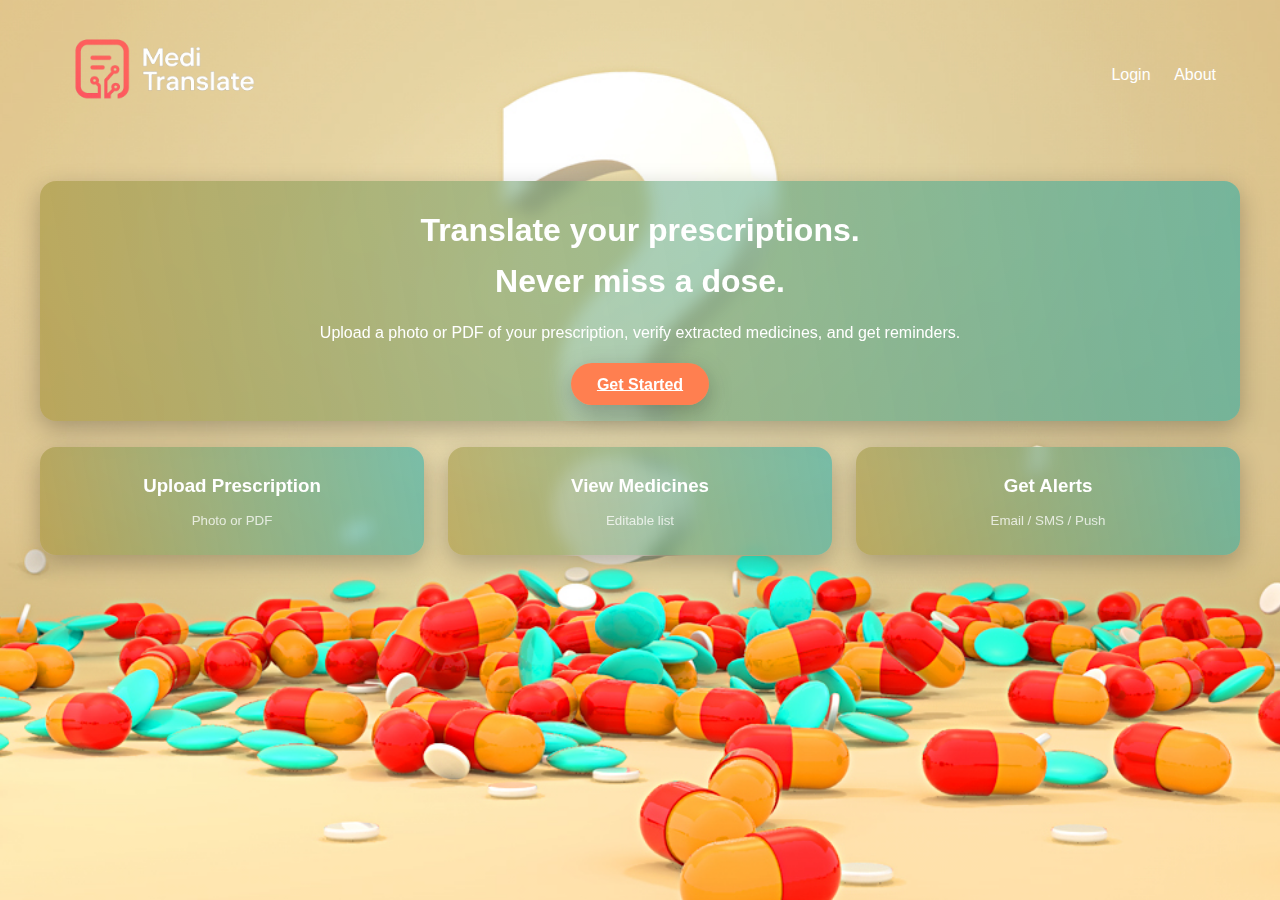
<file: index.html>
<!doctype html>
<html lang="en">
<head>
  <meta charset="utf-8">
  <meta name="viewport" content="width=device-width,initial-scale=1">
  <title>MediTranslate - Home</title>
  <link href="https://fonts.googleapis.com/css2?family=Poppins:wght@400;600&display=swap" rel="stylesheet">
  <link rel="stylesheet" href="style.css">
</head>
<body>
  <header >
    <div class="logo"><img src="logo.png" alt="" width="300px" height="200px"></div>
    <nav>
      <a href="login.html">Login</a>
      <a href="about.html">About</a>
    </nav>
  </header>
  <main class="container">
    <section class="card" style="text-align:center;">
      <h1>Translate your prescriptions.<br><strong>Never miss a dose.</strong></h1>
      <p class="muted" style="margin-top:0.8rem">Upload a photo or PDF of your prescription, verify extracted medicines, and get reminders.</p>
      <div style="margin-top:1.6rem;">
        <a class="btn" href="login.html">Get Started</a>
      </div>
    </section>

    <section style="margin-top:1.6rem;">
      <div class="grid grid-cols-3">
        <div class="card" style="text-align:center;">
          <h3>Upload Prescription</h3>
          <small class="muted">Photo or PDF</small>
        </div>
        <div class="card" style="text-align:center;">
          <h3>View Medicines</h3>
          <small class="muted">Editable list</small>
        </div>
        <div class="card" style="text-align:center;">
          <h3>Get Alerts</h3>
          <small class="muted">Email / SMS / Push</small>
        </div>
      </div>
    </section>

    
  </main>
</body>
</html>
</file>
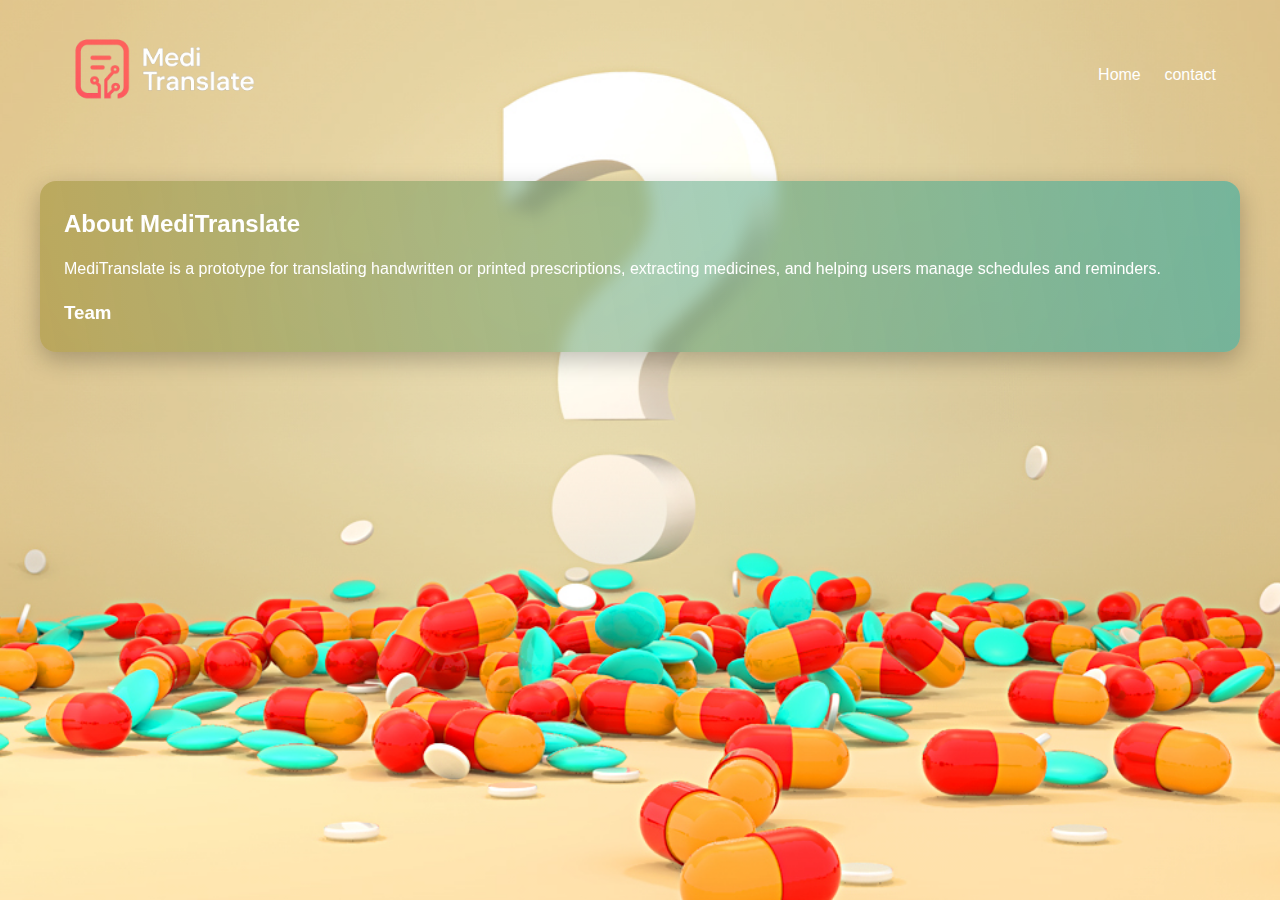
<file: about.html>
<!doctype html>
<html lang="en">
<head>
  <meta charset="utf-8">
  <meta name="viewport" content="width=device-width,initial-scale=1">
  <title>About • MediTranslate</title>
  <link rel="stylesheet" href="style.css">
</head>
<body>
    <header >
    <div class="logo"><img src="logo.png" alt="" width="300px" height="200px"></div>
    <nav>
      <a href="index.html">Home</a>
      <a href="contact.html">contact</a>
    </nav>
  </header>

  <main class="container">
    <section class="card">
      <h2>About MediTranslate</h2>
      <p style="margin-top:0.6rem">MediTranslate is a prototype for translating handwritten or printed prescriptions, extracting medicines, and helping users manage schedules and reminders.</p>

      <h3 style="margin-top:1rem">Team</h3>
    
    </section>
  </main>
</body>
</html>
</file>
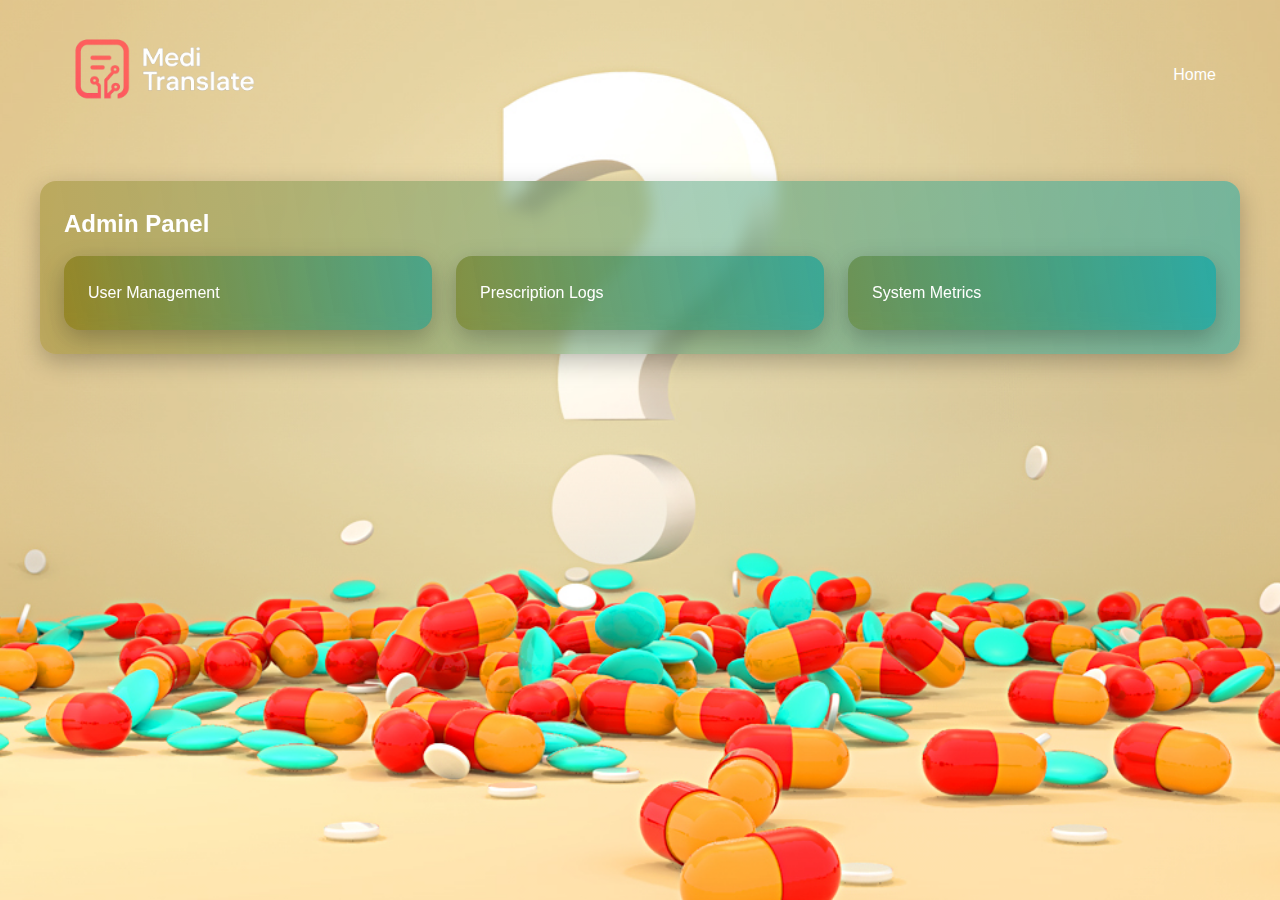
<file: admin.html>
<!doctype html>
<html lang="en">
<head>
  <meta charset="utf-8">
  <meta name="viewport" content="width=device-width,initial-scale=1">
  <title>Admin Dashboard</title>
  <link rel="stylesheet" href="style.css">
</head>
<body>
   <header >
    <div class="logo"><img src="logo.png" alt="" width="300px" height="200px"></div>
    <nav>
      <a href="index.html">Home</a>
     
    </nav>
  </header>

  <main class="container">
    <section class="card">
      <h2>Admin Panel</h2>
      <div class="grid grid-cols-3" style="margin-top:0.6rem">
        <div class="card">User Management</div>
        <div class="card">Prescription Logs</div>
        <div class="card">System Metrics</div>
      </div>
    </section>
  </main>
</body>
</html>
</file>
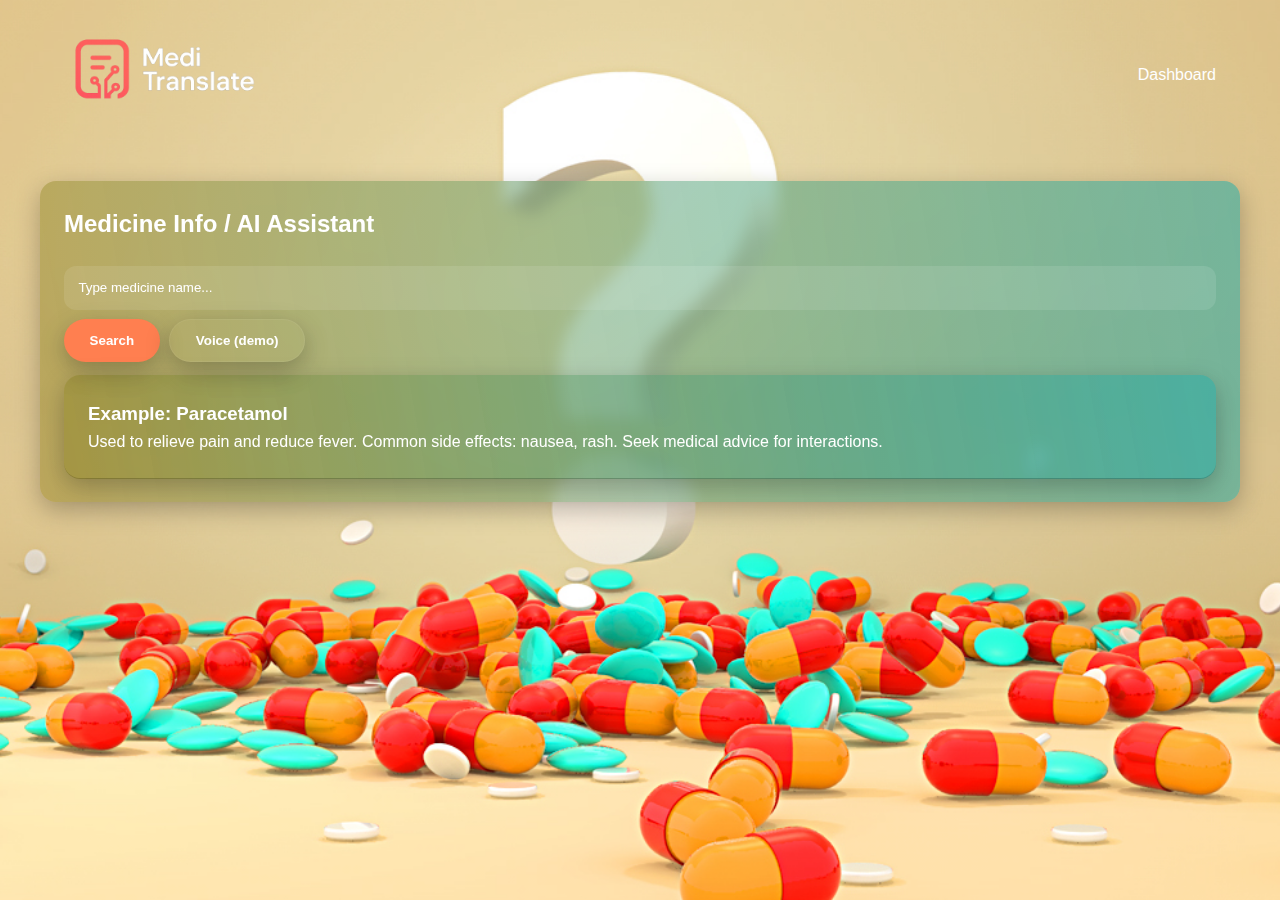
<file: assistant.html>
<!doctype html>
<html lang="en">
<head>
  <meta charset="utf-8">
  <meta name="viewport" content="width=device-width,initial-scale=1">
  <title>Medicine Assistant</title>
  <link rel="stylesheet" href="style.css">
</head>
<body>
  <header >
    <div class="logo"><img src="logo.png" alt="" width="300px" height="200px"></div>
    <nav><a href="dashboard.html">Dashboard</a></nav>
  </header>

   
  <main class="container">
    <section class="card">
      <h2>Medicine Info / AI Assistant</h2>
      <input id="q" placeholder="Type medicine name..." style="width:100%;margin-top:0.6rem">
      <div style="margin-top:0.6rem;display:flex;gap:0.6rem">
        <button class="btn" onclick="search()">Search</button>
        <button class="btn" style="background:transparent;border:1px solid rgba(255,255,255,0.06)" onclick="speak()">Voice (demo)</button>
      </div>

      <div id="answer" class="card" style="margin-top:0.8rem; background: rgba(255,255,255,0.03)">
        <h3>Example: Paracetamol</h3>
        <p>Used to relieve pain and reduce fever. Common side effects: nausea, rash. Seek medical advice for interactions.</p>
      </div>
    </section>
  </main>

  <script>
    function search(){
      const q = document.getElementById('q').value.trim();
      if(!q){ alert('Type a medicine name to search (demo)'); return; }
      document.getElementById('answer').innerHTML = '<h3>'+q+'</h3><p>This is a demo response. Integrate an API for real info.</p>';
    }
    function speak(){
      alert('Voice input demo — integrate Web Speech API for real voice support.');
    }
  </script>
</body>
</html>
</file>
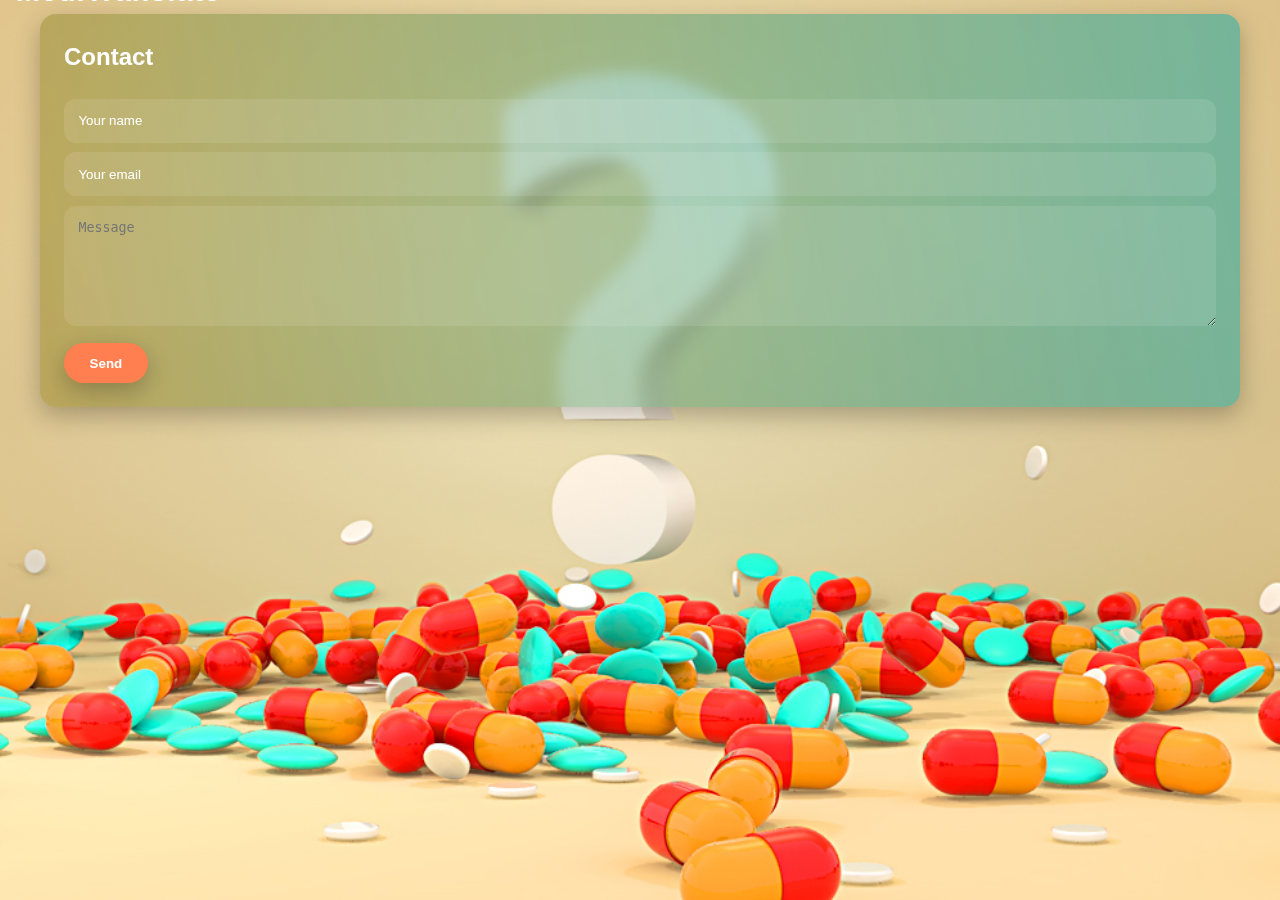
<file: contact.html>
<!doctype html>
<html lang="en">
<head>
  <meta charset="utf-8">
  <meta name="viewport" content="width=device-width,initial-scale=1">
  <title>Contact • MediTranslate</title>
  <link rel="stylesheet" href="style.css">
</head>
<body>
  <header >
    <div class="logo">Medi<span>Translate</span></div>
    <nav><a href="index.html">Home</a></nav>
  </header>

  <main class="container">
    <section class="card">
      <h2>Contact</h2>
      <form onsubmit="event.preventDefault(); alert('Message sent (demo)');">
        <input placeholder="Your name" style="width:100%;margin-top:0.6rem">
        <input placeholder="Your email" style="width:100%;margin-top:0.6rem">
        <textarea placeholder="Message" style="width:100%;margin-top:0.6rem;height:120px"></textarea>
        <button class="btn" style="margin-top:0.6rem">Send</button>
      </form>
    </section>
  </main>
</body>
</html>
</file>
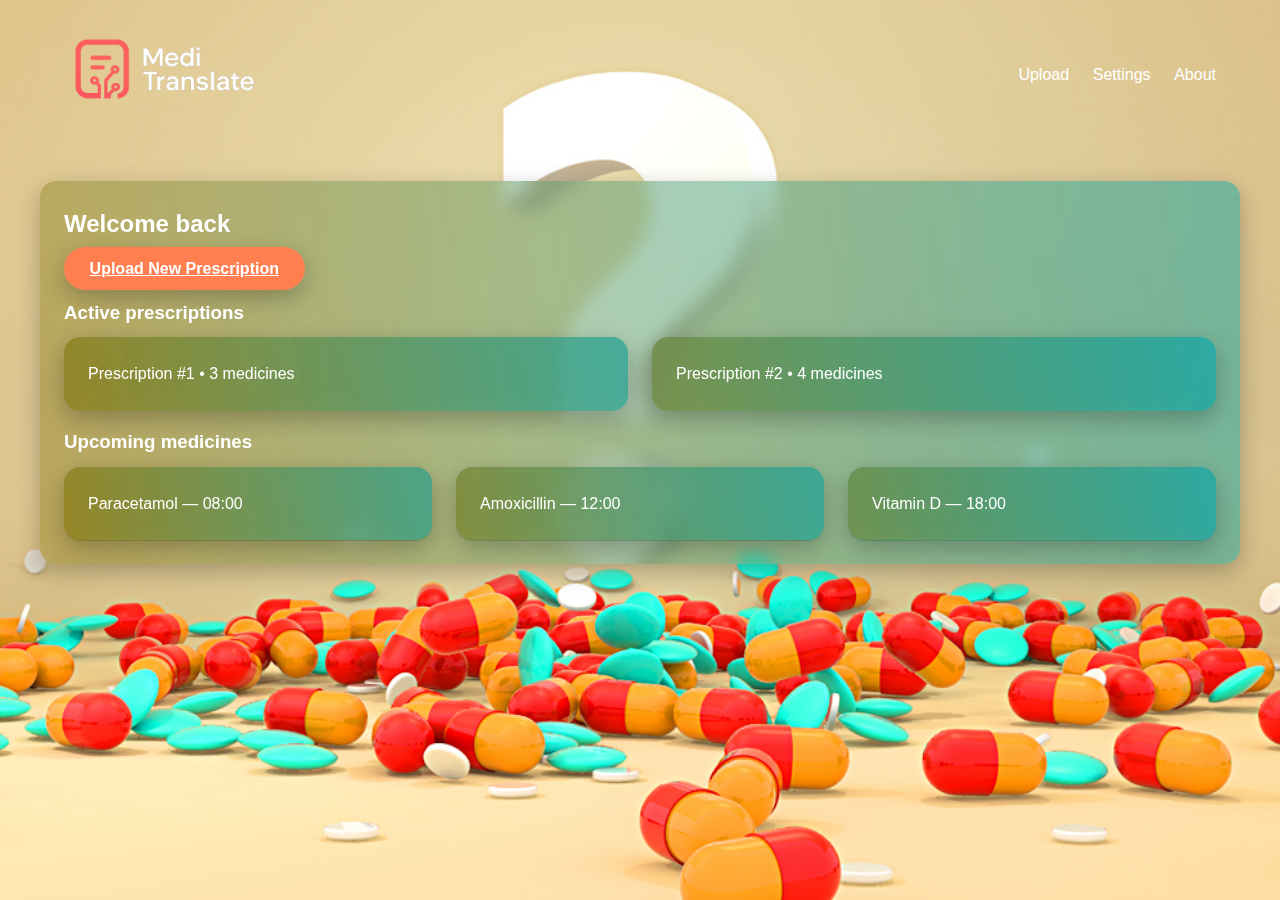
<file: dashboard.html>
<!doctype html>
<html lang="en">
<head>
  <meta charset="utf-8">
  <meta name="viewport" content="width=device-width,initial-scale=1">
  <title>Dashboard - MediTranslate</title>
  <link href="https://fonts.googleapis.com/css2?family=Poppins:wght@400;600&display=swap" rel="stylesheet">
  <link rel="stylesheet" href="style.css">
</head>
<body>
  <header >
    <div class="logo"><img src="logo.png" alt="" width="300px" height="200px"></div>
    <nav>
      <a href="upload.html">Upload</a>
      <a href="settings.html">Settings</a>
      <a href="about.html">About</a>
    </nav>
  </header>

  <main class="container">
    <section class="card">
      <h2>Welcome back</h2>
      <a class="btn" href="upload.html" style="margin-top:0.8rem">Upload New Prescription</a>
      <div style="margin-top:1rem">
        <h3>Active prescriptions</h3>
        <div class="grid grid-cols-2" style="margin-top:0.6rem">
          <div class="card">Prescription #1 • 3 medicines</div>
          <div class="card">Prescription #2 • 4 medicines</div>
        </div>
      </div>

      <div style="margin-top:1rem">
        <h3>Upcoming medicines</h3>
        <div class="grid grid-cols-3" style="margin-top:0.6rem">
          <div class="card">Paracetamol — 08:00</div>
          <div class="card">Amoxicillin — 12:00</div>
          <div class="card">Vitamin D — 18:00</div>
        </div>
      </div>
    </section>
  </main>
</body>
</html>
</file>
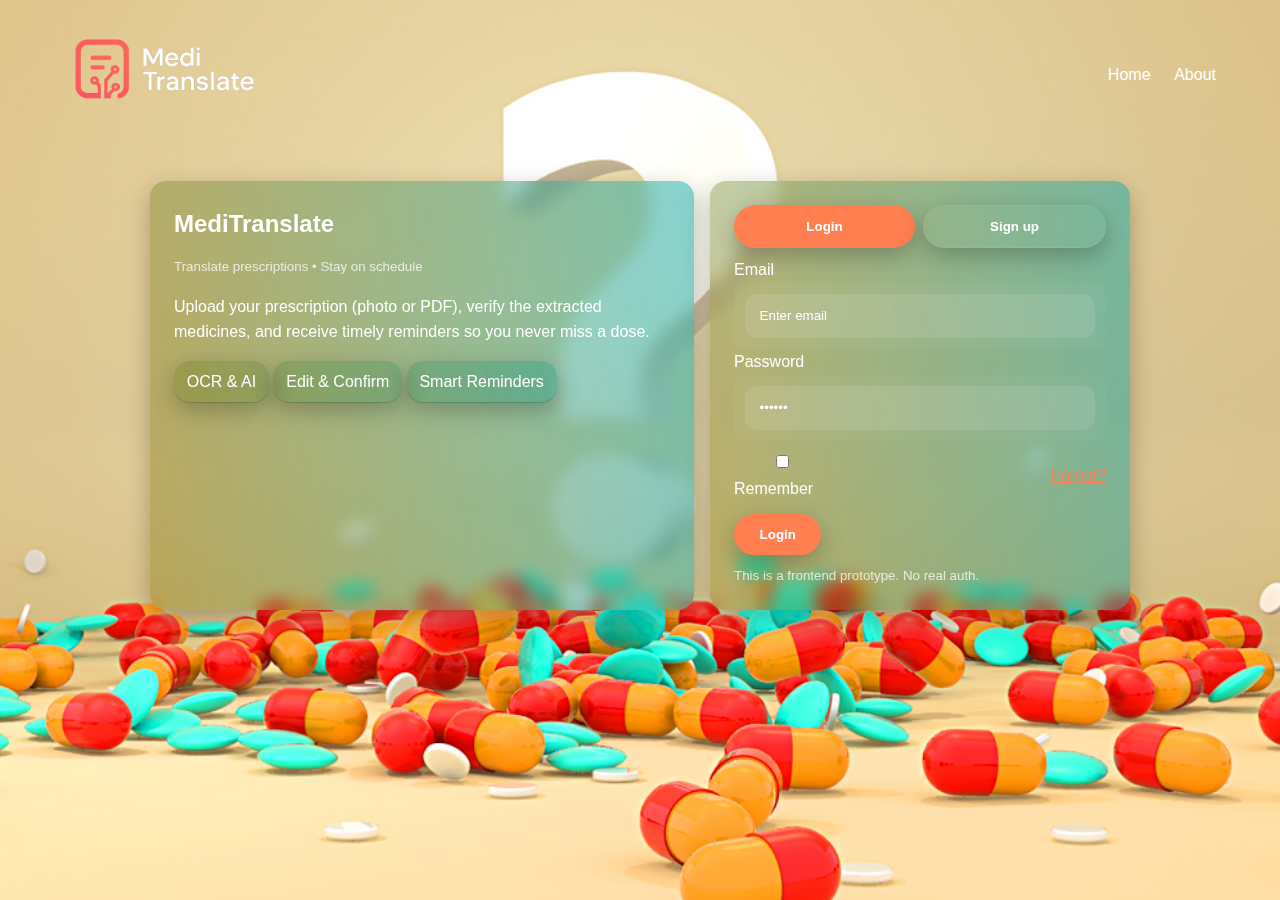
<file: login.html>
<!DOCTYPE html>
<html lang="en">
<head>
  <meta charset="utf-8" />
  <meta name="viewport" content="width=device-width,initial-scale=1" />
  <title>Login • MediTranslate</title>
  <link href="https://fonts.googleapis.com/css2?family=Poppins:wght@300;400;600;700&display=swap" rel="stylesheet">
  <link rel="stylesheet" href="style.css">
  <style>
    .auth-wrap{max-width:980px;margin:0 auto;display:grid;grid-template-columns:1fr 420px;gap:1rem;}
    @media(max-width:900px){.auth-wrap{grid-template-columns:1fr}}
    .logo-box{display:flex;align-items:center;gap:0.8rem}
    .logo-box .logo{font-weight:700}
    .input{display:flex;align-items:center;gap:0.6rem;background:rgba(255,255,255,0.03);padding:0.7rem;border-radius:10px}
  </style>
</head>
<body>
  <header >
    <div class="logo"><img src="logo.png" alt="" width="300px" height="200px"></div>
    <nav>
      <a href="index.html">Home</a>
      <a href="about.html">About</a>
    </nav>
  </header>

  <main class="container">
    <div class="auth-wrap">
      <aside class="card">
        <div class="logo-box">
         
          <div>
            <h2>MediTranslate</h2>
            <small class="muted">Translate prescriptions • Stay on schedule</small>
          </div>
        </div>
        <p style="margin-top:1rem">Upload your prescription (photo or PDF), verify the extracted medicines, and receive timely reminders so you never miss a dose.</p>
        <div style="margin-top:1rem;">
          <div class="pill card" style="display:inline-block;padding:0.5rem 0.8rem;background:rgba(255,255,255,0.02);">OCR & AI</div>
          <div class="pill card" style="display:inline-block;padding:0.5rem 0.8rem;background:rgba(255,255,255,0.02);">Edit & Confirm</div>
          <div class="pill card" style="display:inline-block;padding:0.5rem 0.8rem;background:rgba(255,255,255,0.02);">Smart Reminders</div>
        </div>
      </aside>

      <section class="card">
        <div style="display:flex;gap:0.5rem;margin-bottom:0.6rem">
          <button id="tLogin" class="btn" style="flex:1;">Login</button>
          <button id="tSignup" class="btn" style="flex:1;background:transparent;color:#fff;border:1px solid rgba(255,255,255,0.06)">Sign up</button>
        </div>

        <form id="loginForm" onsubmit="event.preventDefault(); window.location.href='dashboard.html';">
  <label>Email</label>
  <div class="input"><input id="emailLogin" type="email" placeholder="Enter email" required></div>
  <label style="margin-top:0.6rem">Password</label>
  <div class="input"><input id="passLogin" type="password" placeholder="••••••" required></div>
  <div style="display:flex;justify-content:space-between;align-items:center;margin-top:0.6rem">
    <label><input type="checkbox"> Remember</label>
    <a href="reset.html" style="color:var(--accent)">Forgot?</a>
  </div>
  <button class="btn" style="margin-top:0.8rem" type="submit">Login</button>
</form>

        <form id="signupForm" style="display:none">
          <label>Full name</label>
          <div class="input"><input type="text" placeholder="Enter full name"></div>
          <label style="margin-top:0.6rem">Email</label>
          <div class="input"><input type="email" placeholder="Enter email"></div>
          <label style="margin-top:0.6rem">Password</label>
          <div class="input"><input type="password" placeholder="Create password"></div>
          <label style="margin-top:0.6rem">Age (optional)</label>
          <div class="input"><input type="number" placeholder="e.g., 34"></div>
          <button class="btn" style="margin-top:0.8rem">Create account</button>
        </form>

        <small class="muted" style="display:block;margin-top:0.6rem">This is a frontend prototype. No real auth.</small>
      </section>
    </div>
  </main>

  <script>
    const tLogin = document.getElementById('tLogin');
    const tSignup = document.getElementById('tSignup');
    const loginForm = document.getElementById('loginForm');
    const signupForm = document.getElementById('signupForm');
    tLogin.addEventListener('click', ()=>{ loginForm.style.display='block'; signupForm.style.display='none'; });
    tSignup.addEventListener('click', ()=>{ loginForm.style.display='none'; signupForm.style.display='block'; });
  </script>
</body>
</html>
</file>
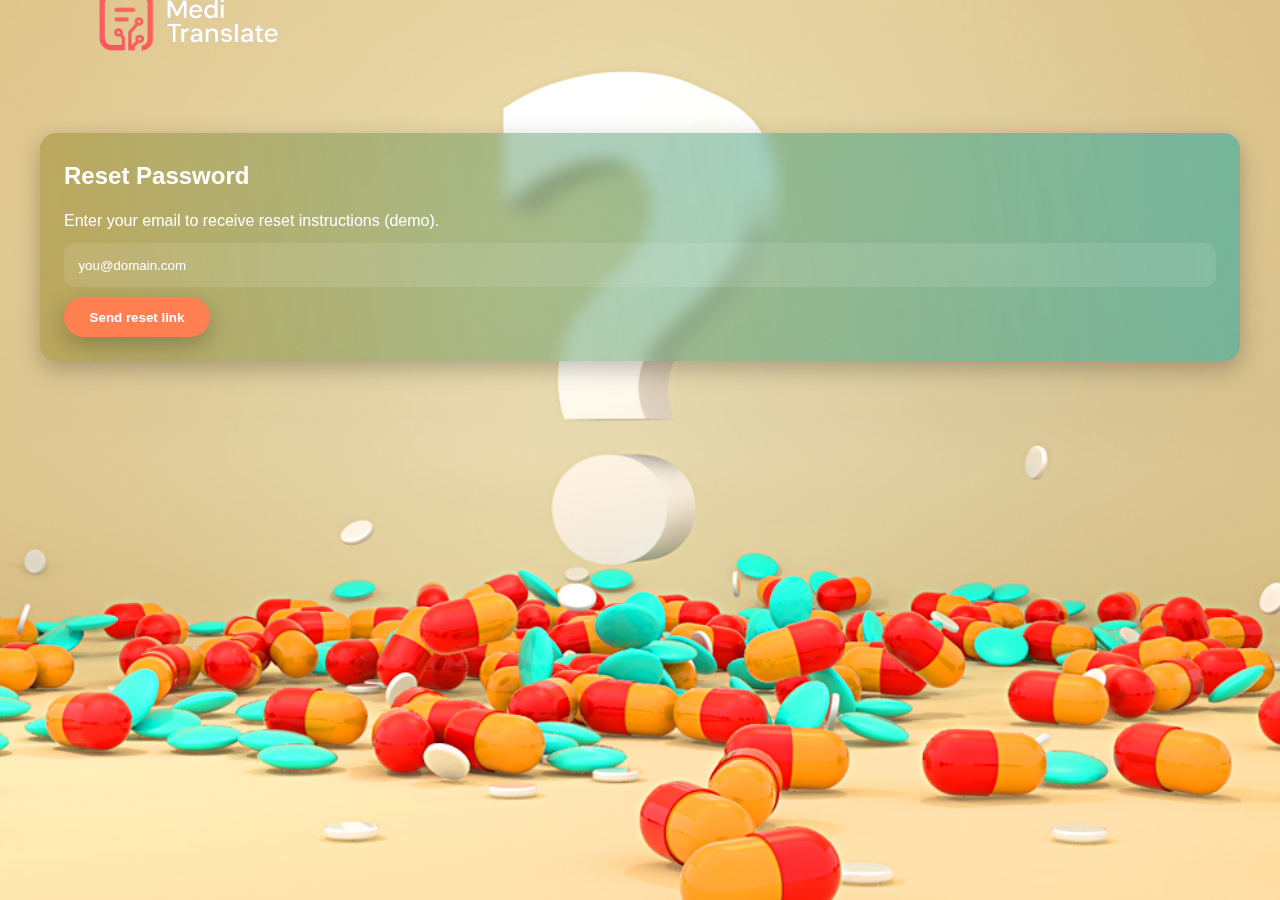
<file: reset.html>
<!doctype html>
<html lang="en">
<head><meta charset="utf-8"><meta name="viewport" content="width=device-width,initial-scale=1"><title>Reset</title><link rel="stylesheet" href="style.css"></head>
<body>
  <header class="container">
   <div class="logo"><img src="logo.png" alt="" width="300px" height="200px"></div>
  </header>
  <main class="container">
    <section class="card">
      <h2>Reset Password</h2>
      <p class="muted">Enter your email to receive reset instructions (demo).</p>
      <input placeholder="you@domain.com" style="width:100%;margin-top:0.6rem">
      <div style="margin-top:0.6rem"><button class="btn" onclick="alert('If this were real, a reset email would be sent (demo)')">Send reset link</button></div>
    </section>
  </main>
</body>
</html>
</file>
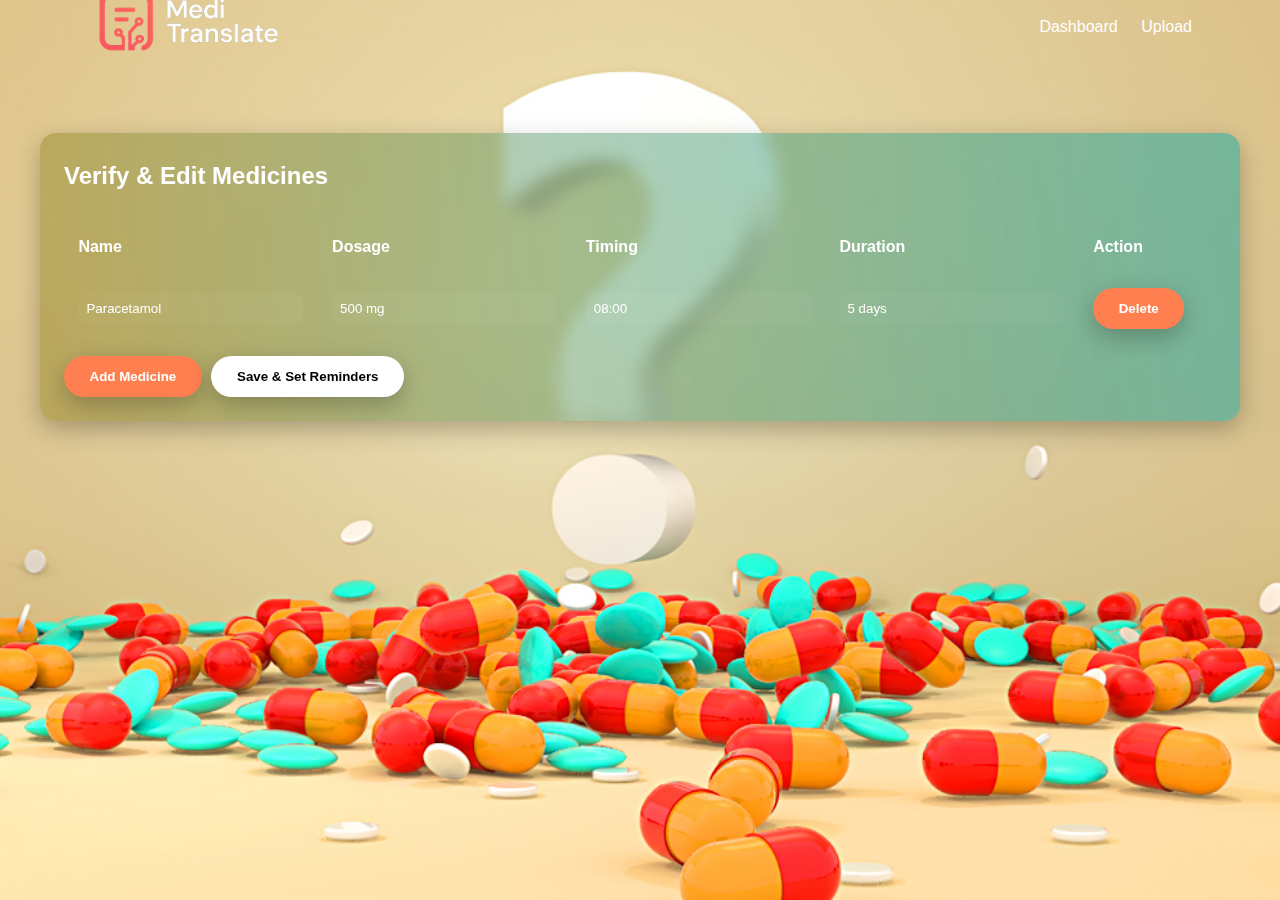
<file: review.html>
<!doctype html>
<html lang="en">
<head>
  <meta charset="utf-8">
  <meta name="viewport" content="width=device-width,initial-scale=1">
  <title>Review Prescription</title>
  <link href="https://fonts.googleapis.com/css2?family=Poppins:wght@400;600&display=swap" rel="stylesheet">
  <link rel="stylesheet" href="style.css">
  <style>input.edit{width:100%;padding:0.5rem;border-radius:8px;border:0;background:rgba(255,255,255,0.03);color:#fff}</style>
</head>
<body>
  <header class="container">
    <div class="logo"><img src="logo.png" alt="" width="300px" height="200px"></div>
    <nav>
      <a href="dashboard.html">Dashboard</a>
      <a href="upload.html">Upload</a>
    </nav>
  </header>

  <main class="container">
    <section class="card">
      <h2>Verify & Edit Medicines</h2>
      <table>
        <thead><tr><th>Name</th><th>Dosage</th><th>Timing</th><th>Duration</th><th>Action</th></tr></thead>
        <tbody id="medsBody">
          <tr>
            <td><input class="edit" value="Paracetamol"></td>
            <td><input class="edit" value="500 mg"></td>
            <td><input class="edit" value="08:00"></td>
            <td><input class="edit" value="5 days"></td>
            <td><button class="btn" onclick="deleteRow(this)">Delete</button></td>
          </tr>
        </tbody>
      </table>

      <div style="margin-top:0.8rem;display:flex;gap:0.6rem">
        <button class="btn" onclick="addRow()">Add Medicine</button>
        <button class="btn" style="background:#fff;color:#000" onclick="saveAndRemind()">Save & Set Reminders</button>
      </div>
    </section>
  </main>

  <script>
    function addRow(){
      const tbody = document.getElementById('medsBody');
      const tr = document.createElement('tr');
      tr.innerHTML = '<td><input class="edit" value="New medicine"></td><td><input class="edit" value=""></td><td><input class="edit" value=""></td><td><input class="edit" value=""></td><td><button class="btn" onclick="deleteRow(this)">Delete</button></td>';
      tbody.appendChild(tr);
    }
    function deleteRow(btn){
      const tr = btn.closest('tr');
      tr.parentNode.removeChild(tr);
    }
    function saveAndRemind(){
      alert('Saved (prototype). Redirecting to schedule...');
      location.href = 'schedule.html';
    }
  </script>
</body>
</html>
</file>
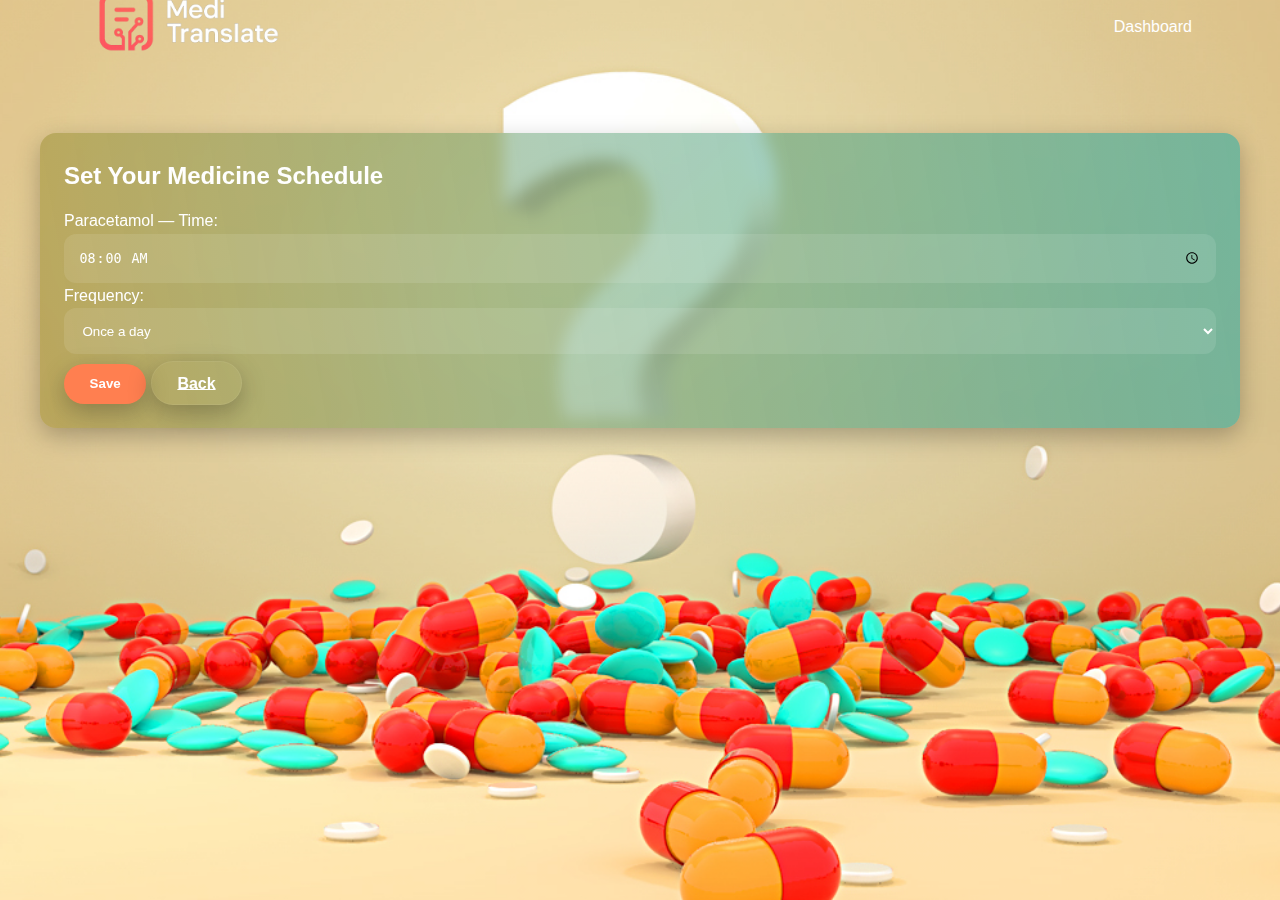
<file: schedule.html>
<!doctype html>
<html lang="en">
<head>
  <meta charset="utf-8">
  <meta name="viewport" content="width=device-width,initial-scale=1">
  <title>Medicine Schedule</title>
  <link href="https://fonts.googleapis.com/css2?family=Poppins:wght@400;600&display=swap" rel="stylesheet">
  <link rel="stylesheet" href="style.css">
</head>
<body>
  <header class="container">
<div class="logo"><img src="logo.png" alt="" width="300px" height="200px"></div>
    <nav>
      <a href="dashboard.html">Dashboard</a>
    </nav>
  </header>

  <main class="container">
    <section class="card">
      <h2>Set Your Medicine Schedule</h2>
      <div style="margin-top:0.6rem">
        <label>Paracetamol — Time: <input type="time" value="08:00"> Frequency:
          <select><option style="color: black;">Once a day</option><option style="color: black;">Twice a day</option></select>
        </label>
        <div style="margin-top:0.6rem">
          <button class="btn" onclick="alert('Saved (prototype)')">Save</button>
          <a class="btn" href="dashboard.html" style="background:transparent;color:#fff;border:1px solid rgba(255,255,255,0.06)">Back</a>
        </div>
      </div>
    </section>
  </main>
</body>
</html>
</file>
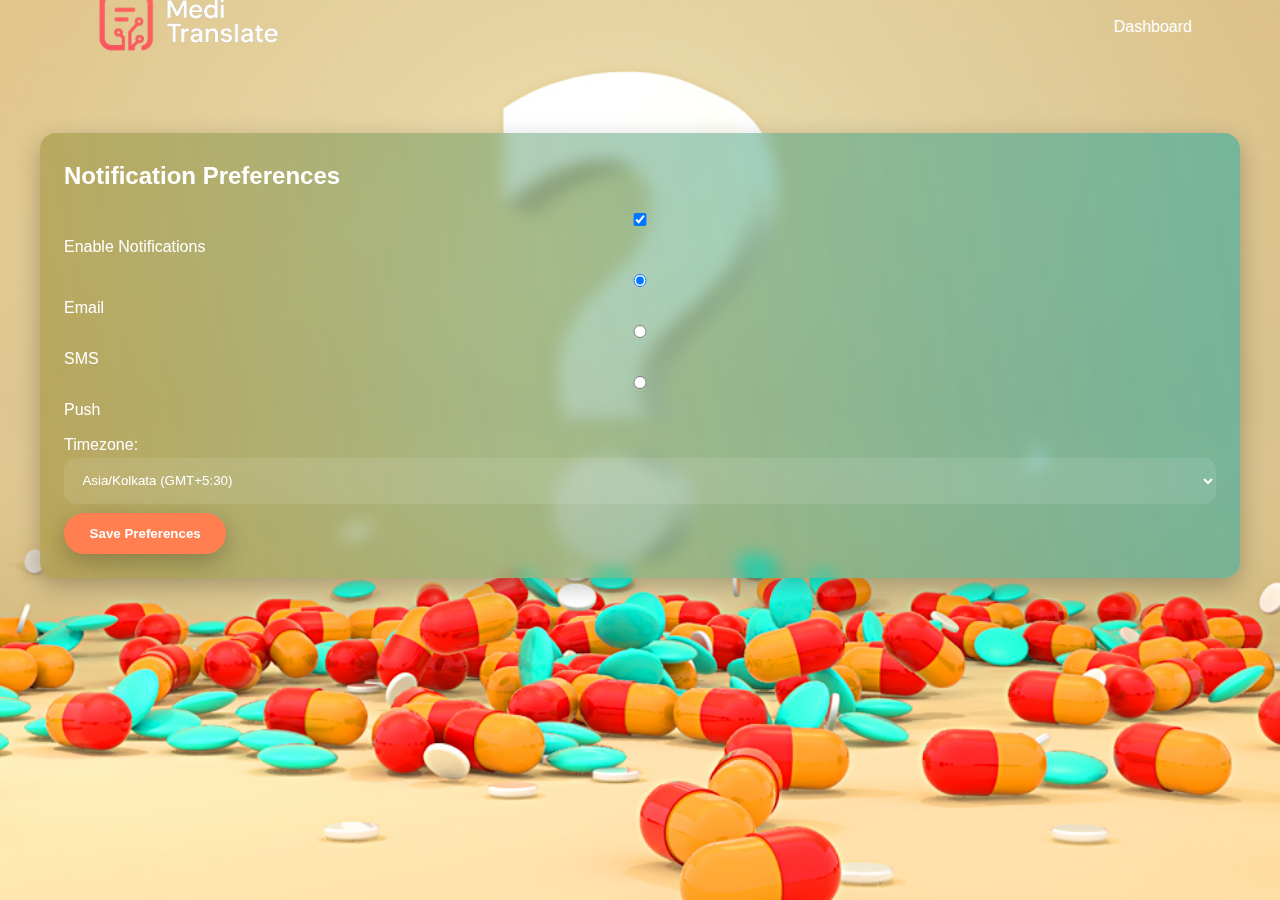
<file: settings.html>
<!doctype html>
<html lang="en">
<head>
  <meta charset="utf-8">
  <meta name="viewport" content="width=device-width,initial-scale=1">
  <title>Notification Settings</title>
  <link rel="stylesheet" href="style.css">
</head>
<body>
  <header class="container">
   <div class="logo"><img src="logo.png" alt="" width="300px" height="200px"></div>
    <nav><a href="dashboard.html">Dashboard</a></nav>
  </header>

  <main class="container">
    <section class="card">
      <h2>Notification Preferences</h2>
      <label style="display:block;margin-top:0.6rem"><input type="checkbox" checked> Enable Notifications</label>
      <div style="margin-top:0.6rem">
        <label><input type="radio" name="method" checked> Email</label><br>
        <label><input type="radio" name="method"> SMS</label><br>
        <label><input type="radio" name="method"> Push</label>
      </div>
      <div style="margin-top:0.6rem">
        <label>Timezone: <select><option>Asia/Kolkata (GMT+5:30)</option><option>UTC</option></select></label>
      </div>
      <div style="margin-top:0.6rem">
        <button class="btn">Save Preferences</button>
      </div>
    </section>
  </main>
</body>
</html>
</file>
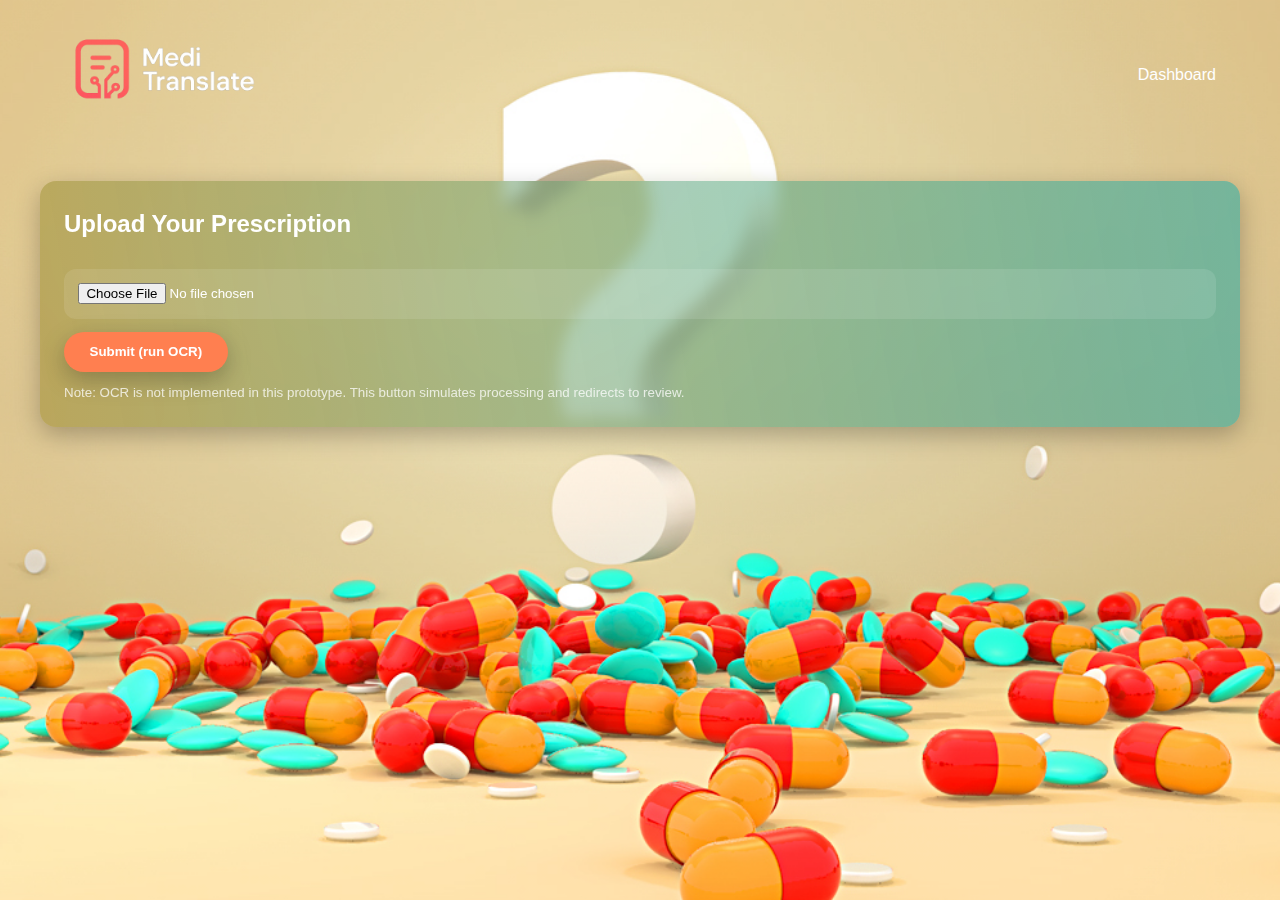
<file: upload.html>
<!doctype html>
<html lang="en">
<head>
  <meta charset="utf-8">
  <meta name="viewport" content="width=device-width,initial-scale=1">
  <title>Upload Prescription</title>
  <link href="https://fonts.googleapis.com/css2?family=Poppins:wght@400;600&display=swap" rel="stylesheet">
  <link rel="stylesheet" href="style.css">
  <style>.preview{margin-top:1rem;max-width:100%;border-radius:var(--radius);}</style>
</head>
<body>
  <header>
   <div class="logo"><img src="logo.png" alt="" width="300px" height="200px"></div>
    <nav>
      <a href="dashboard.html">Dashboard</a>
    </nav>
  </header>

  <main class="container">
    <section class="card">
      <h2>Upload Your Prescription</h2>
      <input id="fileInput" type="file" accept="image/*,application/pdf" style="margin-top:0.8rem;">
      <img id="previewImg" class="preview" style="display:none;">
      <div style="margin-top:0.8rem">
        <button id="submitBtn" class="btn">Submit (run OCR)</button>
        <small class="muted">Note: OCR is not implemented in this prototype. This button simulates processing and redirects to review.</small>
      </div>
    </section>
  </main>

  <script>
    const fileInput = document.getElementById('fileInput');
    const preview = document.getElementById('previewImg');
    fileInput.addEventListener('change', (e)=>{
      const f = e.target.files && e.target.files[0];
      if(!f) return;
      if(f.type.startsWith('image/')){
        const reader = new FileReader();
        reader.onload = (ev)=>{ preview.src = ev.target.result; preview.style.display='block'; }
        reader.readAsDataURL(f);
      } else {
        preview.style.display='none';
        alert('PDF preview is not shown in this demo.');
      }
    });
    document.getElementById('submitBtn').addEventListener('click', ()=>{
      alert('Simulating OCR... Redirecting to Review page.');
      location.href = 'review.html';
    });
  </script>
</body>
</html>
</file>
<file: style.css>
:root {
  /* Color Palette */
  --bg-a: #1f1c2c; /* deep purple */
  --bg-b: #928dab; /* soft lavender */
  --glass: rgba(255, 255, 255, 0.07);
  --accent: #ff7f50; /* coral */
  --accent-hover: #ff9f7f;
  --card: rgba(255, 255, 255, 0.05);
  --muted: rgba(255, 255, 255, 0.75);

  /* UI */
  --radius: 16px;
  --shadow: 0 8px 25px rgba(0,0,0,0.25);
  --ease: cubic-bezier(.25,.8,.25,1);
}

/* Reset & Base */
* { box-sizing: border-box; margin: 0; padding: 0; }
html, body { height: 100%; scroll-behavior: smooth; }
body {
  font-family: 'Inter', sans-serif;
 background-image: url('indexbg.jpg');
 background-position: center;
 background-repeat: no-repeat;
 background-size: cover;
  color: #fff;
  padding: 1rem;
  line-height: 1.6;
}

/* Header */
header {
  display: flex;
  justify-content: space-between;
  align-items: center;
  position: relative;
  top: -3em;
  padding-right: 3em;



}
header .logo {
  font-size: 1.8rem;
  font-weight: 700;
  letter-spacing: 1px;
}

header nav a {
  margin-left: 1.2rem;
  text-decoration: none;
  color: #fff;
  font-weight: 500;
  transition: color 0.3s var(--ease);
}
header nav a:hover { color: var(--accent); }

/* Buttons */
.btn {
  background: var(--accent);
  color: #fff;
  padding: 0.8rem 1.6rem;
  border-radius: 50px;
  font-weight: 600;
  border: none;
  cursor: pointer;
  transition: background 0.3s var(--ease), transform 0.2s ease;
  box-shadow: var(--shadow);
}
.btn:hover { background: var(--accent-hover); transform: translateY(-2px); }

/* Cards */
.card {
  background-image:linear-gradient(80deg,rgba(128, 111, 0, 0.368),rgba(20, 167, 167, 0.514));
  padding: 1.5rem;
  border-radius: var(--radius);
  backdrop-filter: blur(8px);
  transition: transform 0.3s var(--ease), box-shadow 0.3s var(--ease);
  box-shadow: var(--shadow);
}
.card:hover { transform: translateY(-6px); box-shadow: 0 12px 30px rgba(0,0,0,0.35); }

/* Layout Grids */
.grid {
  display: grid;
  gap: 1.5rem;
}
@media(min-width: 768px) {
  .grid-cols-2 { grid-template-columns: repeat(2, 1fr); }
  .grid-cols-3 { grid-template-columns: repeat(3, 1fr); }
}
@media(min-width: 1200px) {
  .grid-cols-4 { grid-template-columns: repeat(4, 1fr); }
}

/* Forms & Inputs */
input, textarea, select {
  border: none;
  padding: 0.9rem;
  border-radius: 12px;
  background: rgba(255,255,255,0.1);
  color: #fff;
  outline: none;
  width: 100%;
  transition: background 0.3s ease, box-shadow 0.3s ease;
}
input:focus, textarea:focus, select:focus {
  background: rgba(255,255,255,0.15);
  box-shadow: 0 0 0 2px var(--accent);
}

input::placeholder{
  color: white;
}
/* Tables */
table {
  width: 100%;
  border-collapse: collapse;
  margin-top: 1.5rem;
}
th, td {
  padding: 0.9rem;
  text-align: left;
}
tr:nth-child(even) {
  background: rgba(255,255,255,0.05);
}

/* Utility */
.container {
  max-width: 1200px;
  margin: -3em auto;
}
h2 { margin-bottom: 0.8rem; font-weight: 700; }
small.muted { color: var(--muted); display: block; margin-top: 0.6rem; }
.footer {
  text-align: center;
  margin-top: 3rem;
  color: var(--muted);
  font-size: 0.9rem;
}
a.brand-link { color: inherit; text-decoration: none; font-weight: 700; }

/* Animations */
.fade-in {
  animation: fadeIn 0.6s var(--ease) forwards;
}
@keyframes fadeIn {
  from { opacity: 0; transform: translateY(10px); }
  to { opacity: 1; transform: translateY(0); }
}
</file>
